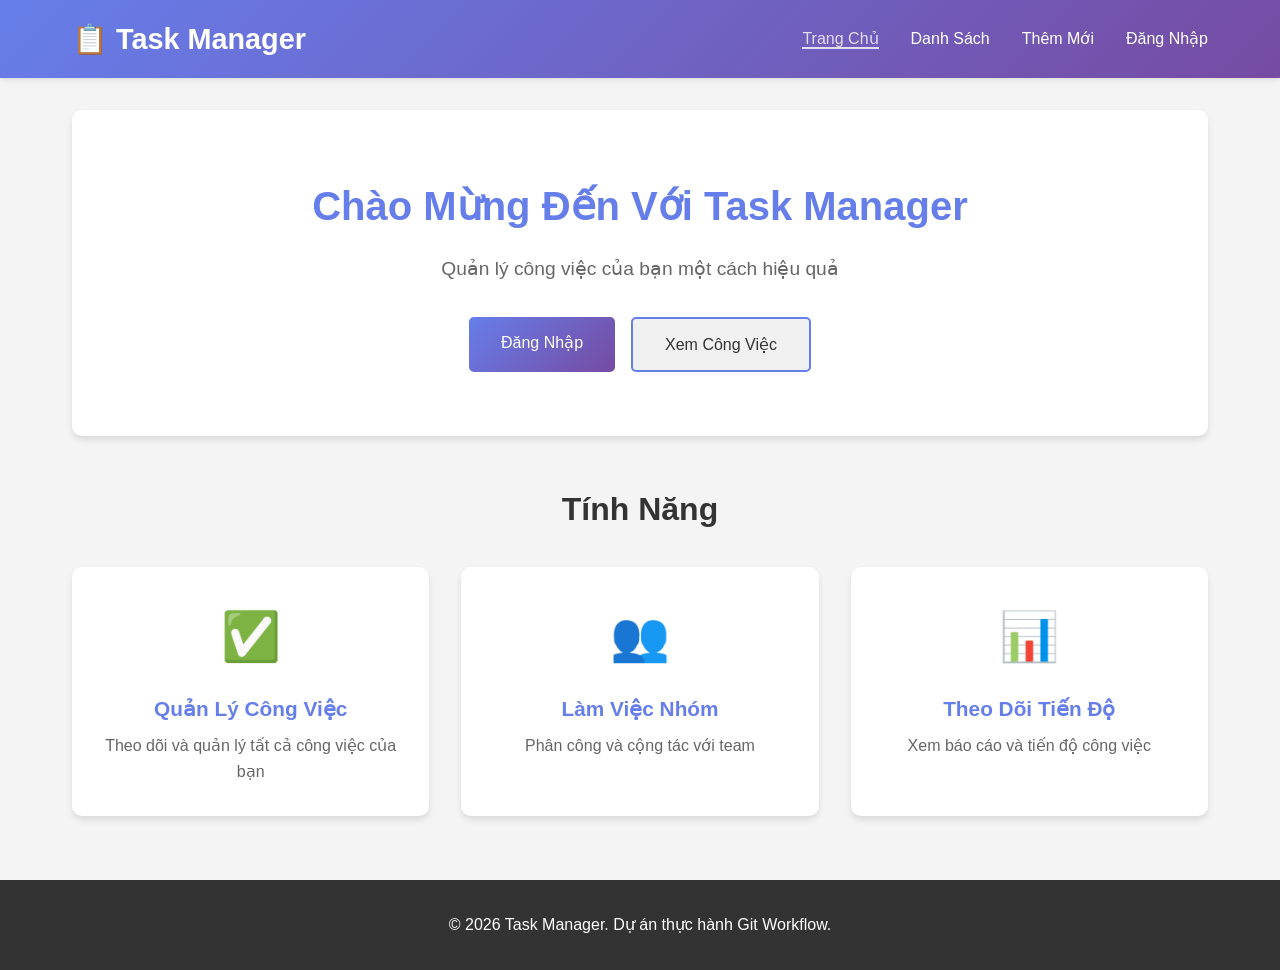
<file: index.html>
<!DOCTYPE html>
<html lang="vi">
<head>
    <meta charset="UTF-8">
    <meta name="viewport" content="width=device-width, initial-scale=1.0">
    <title>Task Manager - Trang Chủ</title>
    <link rel="stylesheet" href="src/css/style.css">
</head>
<body>
    <header>
        <nav>
            <div class="logo">
                <h1>📋 Task Manager</h1>
            </div>
            <ul class="nav-links">
                <li><a href="index.html" class="active">Trang Chủ</a></li>
                <li><a href="src/pages/task-list.html">Danh Sách</a></li>
                <li><a href="src/pages/add-task.html">Thêm Mới</a></li>
                <li><a href="src/pages/login.html">Đăng Nhập</a></li>
            </ul>
        </nav>
    </header>

    <main>
        <section class="hero">
            <h2>Chào Mừng Đến Với Task Manager</h2>
            <p>Quản lý công việc của bạn một cách hiệu quả</p>
            <div class="cta-buttons">
                <a href="src/pages/login.html" class="btn btn-primary">Đăng Nhập</a>
                <a href="src/pages/task-list.html" class="btn btn-secondary">Xem Công Việc</a>
            </div>
        </section>

        <section class="features">
            <h3>Tính Năng</h3>
            <div class="feature-grid">
                <div class="feature-card">
                    <span class="icon">✅</span>
                    <h4>Quản Lý Công Việc</h4>
                    <p>Theo dõi và quản lý tất cả công việc của bạn</p>
                </div>
                <div class="feature-card">
                    <span class="icon">👥</span>
                    <h4>Làm Việc Nhóm</h4>
                    <p>Phân công và cộng tác với team</p>
                </div>
                <div class="feature-card">
                    <span class="icon">📊</span>
                    <h4>Theo Dõi Tiến Độ</h4>
                    <p>Xem báo cáo và tiến độ công việc</p>
                </div>
            </div>
        </section>
    </main>

    <footer>
        <p>&copy; 2026 Task Manager. Dự án thực hành Git Workflow.</p>
    </footer>

    <script src="src/js/main.js"></script>
</body>
</html>
</file>
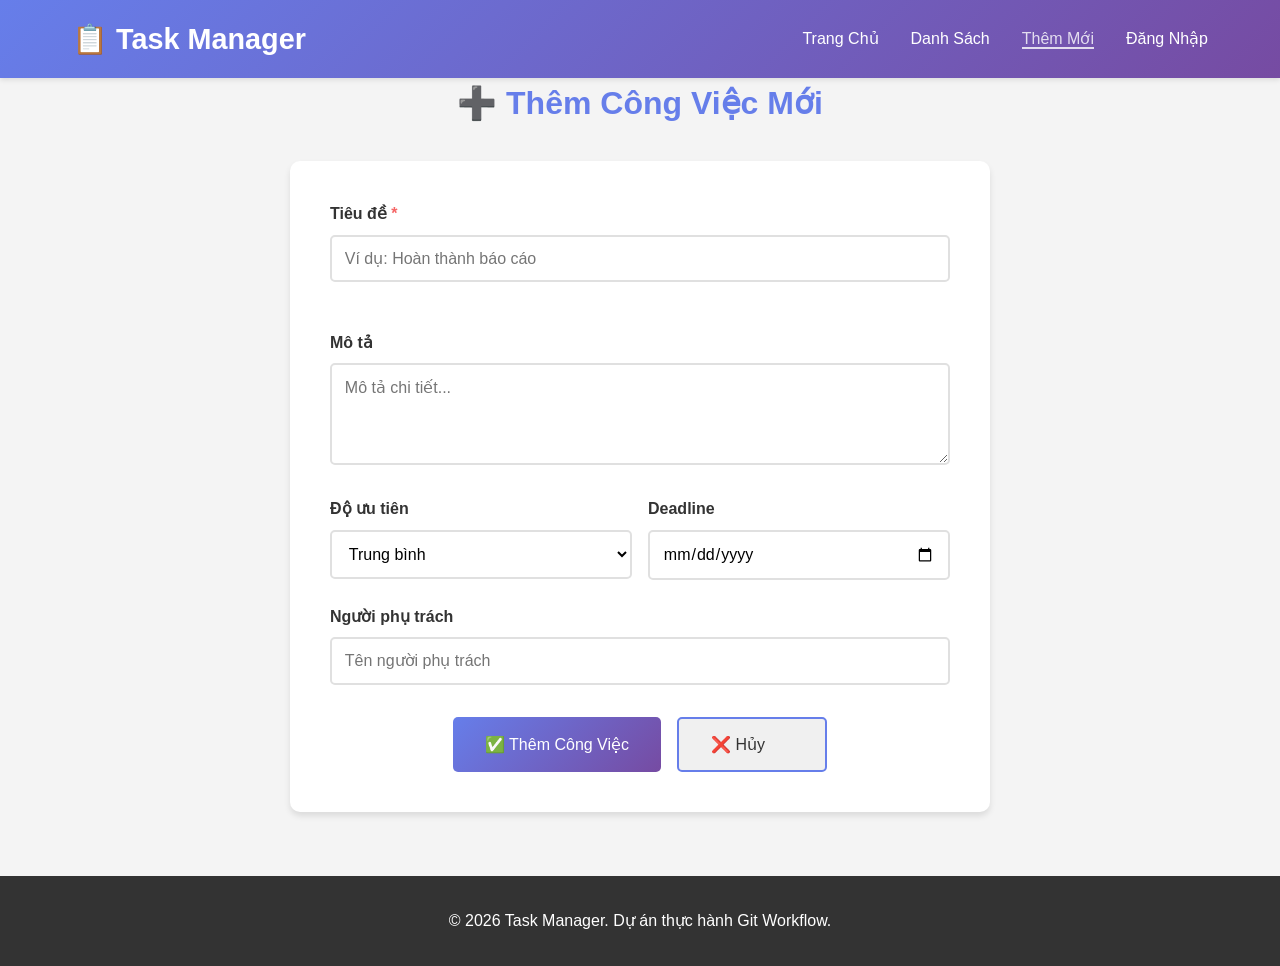
<file: src/pages/add-task.html>
<!DOCTYPE html>
<html lang="vi">

<head>
    <meta charset="UTF-8">
    <meta name="viewport" content="width=device-width, initial-scale=1.0">
    <title>Thêm Công Việc - Task Manager</title>
    <link rel="stylesheet" href="../css/style.css">
    <link rel="stylesheet" href="../css/add-task.css">
</head>

<body>
    <header>
        <nav>
            <div class="logo">
                <h1>📋 Task Manager</h1>
            </div>
            <ul class="nav-links">
                <li><a href="../../index.html">Trang Chủ</a></li>
                <li><a href="task-list.html">Danh Sách</a></li>
                <li><a href="add-task.html" class="active">Thêm Mới</a></li>
                <li><a href="login.html">Đăng Nhập</a></li>
            </ul>
        </nav>
    </header>

    <main class="container">
        <h2>➕ Thêm Công Việc Mới</h2>

        <form id="addTaskForm" class="task-form">
            <div class="form-group">
                <label for="title">Tiêu đề <span class="required">*</span></label>
                <input type="text" id="title" required placeholder="Ví dụ: Hoàn thành báo cáo">
                <span class="error" id="titleError"></span>
            </div>

            <div class="form-group">
                <label for="description">Mô tả</label>
                <textarea id="description" rows="4" placeholder="Mô tả chi tiết..."></textarea>
            </div>

            <div class="form-row">
                <div class="form-group">
                    <label for="priority">Độ ưu tiên</label>
                    <select id="priority">
                        <option value="low">Thấp</option>
                        <option value="medium" selected>Trung bình</option>
                        <option value="high">Cao</option>
                    </select>
                </div>

                <div class="form-group">
                    <label for="deadline">Deadline</label>
                    <input type="date" id="deadline">
                </div>
            </div>

            <div class="form-group">
                <label for="assignee">Người phụ trách</label>
                <input type="text" id="assignee" placeholder="Tên người phụ trách">
            </div>

            <div class="form-actions">
                <button type="submit" class="btn btn-primary">✅ Thêm Công Việc</button>
                <a href="task-list.html" class="btn btn-secondary">❌ Hủy</a>
            </div>
        </form>
    </main>

    <div id="successModal" class="modal">
        <div class="modal-content">
            <div class="success-icon">✅</div>
            <h3>Thành công!</h3>
            <p>Công việc đã được thêm</p>
            <button class="btn btn-primary" onclick="window.location.href='task-list.html'">Xem danh sách</button>
        </div>
    </div>

    <footer>
        <p>&copy; 2026 Task Manager. Dự án thực hành Git Workflow.</p>
    </footer>

    <script src="../js/main.js"></script>
    <script src="../js/add-task.js"></script>
</body>

</html>
</file>
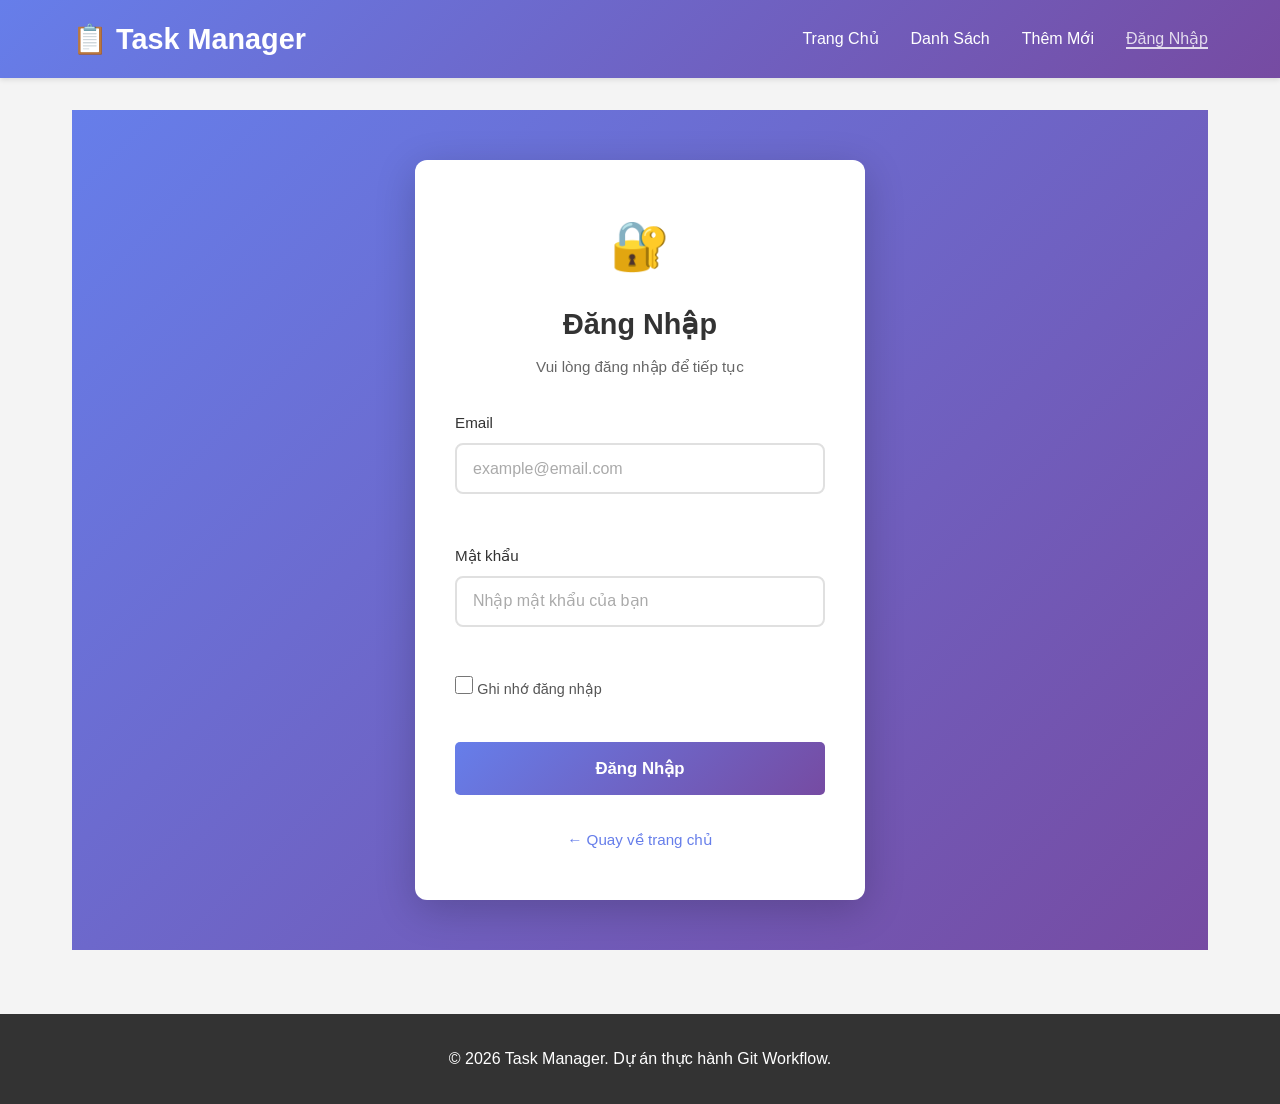
<file: src/pages/login.html>
<!DOCTYPE html>
<html lang="vi">
<head>
    <meta charset="UTF-8">
    <meta name="viewport" content="width=device-width, initial-scale=1.0">
    <title>Đăng Nhập - Task Manager</title>
    <link rel="stylesheet" href="../css/style.css">
    <link rel="stylesheet" href="../css/login.css">
</head>
<body>
    <header>
        <nav>
            <div class="logo">
                <h1>📋 Task Manager</h1>
            </div>
            <ul class="nav-links">
                <li><a href="../../index.html">Trang Chủ</a></li>
                <li><a href="task-list.html">Danh Sách</a></li>
                <li><a href="add-task.html">Thêm Mới</a></li>
                <li><a href="login.html" class="active">Đăng Nhập</a></li>
            </ul>
        </nav>
    </header>

    <main>
        <section class="login-container">
            <div class="login-box">
                <div class="login-header">
                    <span class="login-icon">🔐</span>
                    <h2>Đăng Nhập</h2>
                    <p>Vui lòng đăng nhập để tiếp tục</p>
                </div>
                
                <form id="loginForm" class="login-form">
                    <div class="form-group">
                        <label for="email">Email</label>
                        <input 
                            type="email" 
                            id="email" 
                            name="email"
                            placeholder="example@email.com" 
                            required
                        >
                        <span class="error-message" id="emailError"></span>
                    </div>

                    <div class="form-group">
                        <label for="password">Mật khẩu</label>
                        <input 
                            type="password" 
                            id="password" 
                            name="password"
                            placeholder="Nhập mật khẩu của bạn" 
                            required
                        >
                        <span class="error-message" id="passwordError"></span>
                    </div>

                    <div class="form-group">
                        <label class="checkbox-label">
                            <input type="checkbox" id="rememberMe">
                            <span>Ghi nhớ đăng nhập</span>
                        </label>
                    </div>

                    <button type="submit" class="btn btn-primary btn-login">
                        Đăng Nhập
                    </button>
                </form>

                <div class="login-footer">
                    <p><a href="../../index.html" class="back-link">← Quay về trang chủ</a></p>
                </div>
            </div>
        </section>
    </main>

    <footer>
        <p>&copy; 2026 Task Manager. Dự án thực hành Git Workflow.</p>
    </footer>

    <script src="../js/main.js"></script>
    <script src="../js/login.js"></script>
</body>
</html>
</file>
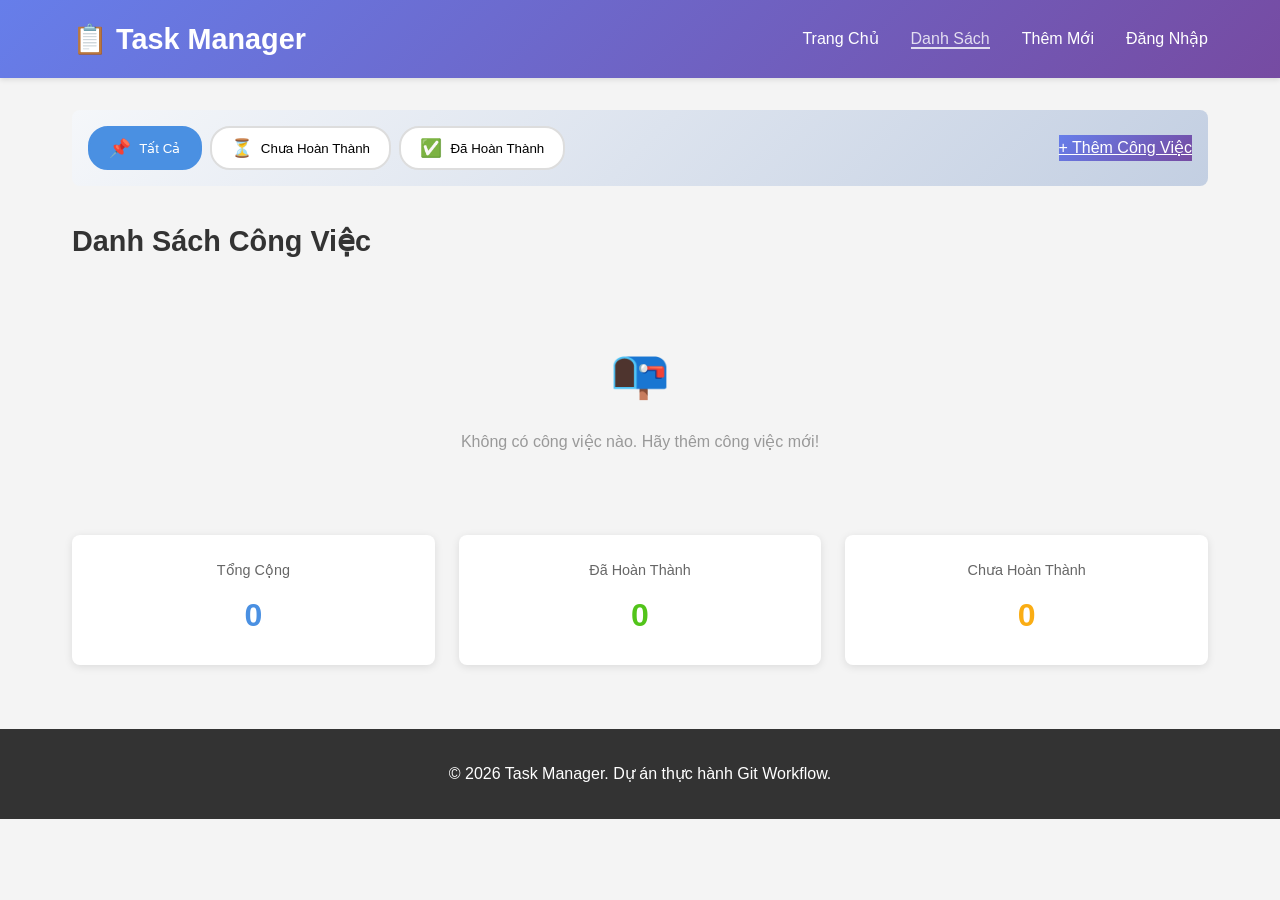
<file: src/pages/task-list.html>
<!DOCTYPE html>
<html lang="vi">
<head>
    <meta charset="UTF-8">
    <meta name="viewport" content="width=device-width, initial-scale=1.0">
    <title>Danh Sách Công Việc - Task Manager</title>
    <link rel="stylesheet" href="../css/style.css">
    <link rel="stylesheet" href="../css/task-list.css">
</head>
<body>
    <header>
        <nav>
            <div class="logo">
                <h1>📋 Task Manager</h1>
            </div>
            <ul class="nav-links">
                <li><a href="../../index.html">Trang Chủ</a></li>
                <li><a href="task-list.html" class="active">Danh Sách</a></li>
                <li><a href="add-task.html">Thêm Mới</a></li>
                <li><a href="login.html">Đăng Nhập</a></li>
            </ul>
        </nav>
    </header>

    <main class="main-content">
        <!-- Filters Section -->
        <section class="filters-section">
            <div class="filter-buttons">
                <button class="filter-btn active" data-filter="all">
                    <span class="filter-icon">📌</span> Tất Cả
                </button>
                <button class="filter-btn" data-filter="pending">
                    <span class="filter-icon">⏳</span> Chưa Hoàn Thành
                </button>
                <button class="filter-btn" data-filter="completed">
                    <span class="filter-icon">✅</span> Đã Hoàn Thành
                </button>
            </div>
            <a href="add-task.html" class="btn-primary">+ Thêm Công Việc</a>
        </section>

        <!-- Task List Container -->
        <section class="task-list-container">
            <h2>Danh Sách Công Việc</h2>
            <div id="taskList" class="task-list">
                <div class="empty-state">
                    <p class="empty-icon">📭</p>
                    <p class="empty-text">Không có công việc nào. Hãy thêm công việc mới!</p>
                </div>
            </div>
        </section>

        <!-- Stats Section -->
        <section class="stats-section">
            <div class="stat-card">
                <span class="stat-label">Tổng Cộng</span>
                <span class="stat-value" id="totalTasks">0</span>
            </div>
            <div class="stat-card">
                <span class="stat-label">Đã Hoàn Thành</span>
                <span class="stat-value completed" id="completedTasks">0</span>
            </div>
            <div class="stat-card">
                <span class="stat-label">Chưa Hoàn Thành</span>
                <span class="stat-value pending" id="pendingTasks">0</span>
            </div>
        </section>
    </main>

    <footer>
        <p>&copy; 2026 Task Manager. Dự án thực hành Git Workflow.</p>
    </footer>

    <script src="../js/main.js"></script>
    <script src="../js/task-list.js"></script>
</body>
</html>
</file>
<file: src/css/style.css>
/* ===================================
   COMMON STYLES - Team Lead sẽ tích hợp
   =================================== */

* {
    margin: 0;
    padding: 0;
    box-sizing: border-box;
}

body {
    font-family: 'Segoe UI', Tahoma, Geneva, Verdana, sans-serif;
    line-height: 1.6;
    color: #333;
    background-color: #f4f4f4;
}

/* Header & Navigation */
header {
    background: linear-gradient(135deg, #667eea 0%, #764ba2 100%);
    color: white;
    padding: 1rem 0;
    box-shadow: 0 2px 5px rgba(0,0,0,0.1);
}

nav {
    display: flex;
    justify-content: space-between;
    align-items: center;
    max-width: 1200px;
    margin: 0 auto;
    padding: 0 2rem;
}

.logo h1 {
    font-size: 1.8rem;
}

.nav-links {
    display: flex;
    list-style: none;
    gap: 2rem;
}

.nav-links a {
    color: white;
    text-decoration: none;
    font-weight: 500;
    transition: opacity 0.3s;
}

.nav-links a:hover,
.nav-links a.active {
    opacity: 0.8;
    border-bottom: 2px solid white;
}

/* Main Content */
main {
    max-width: 1200px;
    margin: 2rem auto;
    padding: 0 2rem;
}

/* Hero Section */
.hero {
    text-align: center;
    padding: 4rem 2rem;
    background: white;
    border-radius: 10px;
    box-shadow: 0 4px 6px rgba(0,0,0,0.1);
    margin-bottom: 2rem;
}

.hero h2 {
    font-size: 2.5rem;
    margin-bottom: 1rem;
    color: #667eea;
}

.hero p {
    font-size: 1.2rem;
    color: #666;
    margin-bottom: 2rem;
}

.cta-buttons {
    display: flex;
    gap: 1rem;
    justify-content: center;
}

/* Buttons */
.btn {
    padding: 0.8rem 2rem;
    border: none;
    border-radius: 5px;
    font-size: 1rem;
    cursor: pointer;
    text-decoration: none;
    display: inline-block;
    transition: transform 0.2s, box-shadow 0.2s;
}

.btn:hover {
    transform: translateY(-2px);
    box-shadow: 0 4px 8px rgba(0,0,0,0.2);
}

.btn-primary {
    background: linear-gradient(135deg, #667eea 0%, #764ba2 100%);
    color: white;
}

.btn-secondary {
    background: #f0f0f0;
    color: #333;
    border: 2px solid #667eea;
}

/* Features Section */
.features {
    margin-top: 3rem;
}

.features h3 {
    text-align: center;
    font-size: 2rem;
    margin-bottom: 2rem;
    color: #333;
}

.feature-grid {
    display: grid;
    grid-template-columns: repeat(auto-fit, minmax(250px, 1fr));
    gap: 2rem;
}

.feature-card {
    background: white;
    padding: 2rem;
    border-radius: 10px;
    text-align: center;
    box-shadow: 0 4px 6px rgba(0,0,0,0.1);
    transition: transform 0.3s;
}

.feature-card:hover {
    transform: translateY(-5px);
}

.feature-card .icon {
    font-size: 3rem;
    display: block;
    margin-bottom: 1rem;
}

.feature-card h4 {
    font-size: 1.3rem;
    margin-bottom: 0.5rem;
    color: #667eea;
}

.feature-card p {
    color: #666;
}

/* Footer */
footer {
    background: #333;
    color: white;
    text-align: center;
    padding: 2rem 0;
    margin-top: 4rem;
}

/* Utility Classes */
.container {
    max-width: 1200px;
    margin: 0 auto;
    padding: 0 2rem;
}

.text-center {
    text-align: center;
}

/* Responsive */
@media (max-width: 768px) {
    .nav-links {
        flex-direction: column;
        gap: 1rem;
    }

    .hero h2 {
        font-size: 2rem;
    }

    .cta-buttons {
        flex-direction: column;
    }

    .feature-grid {
        grid-template-columns: 1fr;
    }
}
</file>
<file: src/css/add-task.css>
/* ===================================
   ADD TASK PAGE STYLES
   Developer 3: Thêm CSS cho trang thêm task
   =================================== */

/* Main Container */
.container h2 {
    text-align: center;
    color: #667eea;
    margin-bottom: 2rem;
    font-size: 2rem;
}

/* Task Form */
.task-form {
    background: white;
    padding: 2.5rem;
    border-radius: 10px;
    box-shadow: 0 4px 6px rgba(0,0,0,0.1);
    max-width: 700px;
    margin: 0 auto;
}

/* Form Groups */
.form-group {
    margin-bottom: 1.5rem;
}

.form-group label {
    display: block;
    margin-bottom: 0.5rem;
    font-weight: 600;
    color: #333;
}

.required {
    color: #f56565;
}

/* Input Fields */
.form-group input[type="text"],
.form-group input[type="date"],
.form-group textarea,
.form-group select {
    width: 100%;
    padding: 0.8rem;
    border: 2px solid #e0e0e0;
    border-radius: 5px;
    font-size: 1rem;
    font-family: inherit;
    transition: border-color 0.3s, box-shadow 0.3s;
}

.form-group input:focus,
.form-group textarea:focus,
.form-group select:focus {
    outline: none;
    border-color: #667eea;
    box-shadow: 0 0 0 3px rgba(102, 126, 234, 0.1);
}

/* Textarea */
.form-group textarea {
    resize: vertical;
    min-height: 100px;
}

/* Select Dropdown */
.form-group select {
    cursor: pointer;
    background-color: white;
}

/* Form Row (for side-by-side fields) */
.form-row {
    display: grid;
    grid-template-columns: 1fr 1fr;
    gap: 1rem;
}

/* Error Messages */
.error {
    display: block;
    color: #f56565;
    font-size: 0.875rem;
    margin-top: 0.25rem;
    min-height: 1.2rem;
}

/* Form Actions */
.form-actions {
    display: flex;
    gap: 1rem;
    margin-top: 2rem;
    justify-content: center;
}

.form-actions .btn {
    min-width: 150px;
}

/* Success Modal */
.modal {
    display: none;
    position: fixed;
    top: 0;
    left: 0;
    width: 100%;
    height: 100%;
    background: rgba(0, 0, 0, 0.5);
    z-index: 1000;
    animation: fadeIn 0.3s ease;
}

.modal-content {
    position: absolute;
    top: 50%;
    left: 50%;
    transform: translate(-50%, -50%);
    background: white;
    padding: 3rem;
    border-radius: 15px;
    text-align: center;
    box-shadow: 0 10px 40px rgba(0,0,0,0.3);
    animation: slideDown 0.3s ease;
    min-width: 300px;
}

.success-icon {
    font-size: 4rem;
    margin-bottom: 1rem;
    animation: bounce 0.5s ease;
}

.modal-content h3 {
    color: #48bb78;
    margin-bottom: 0.5rem;
    font-size: 1.8rem;
}

.modal-content p {
    color: #666;
    margin-bottom: 1.5rem;
}

/* Animations */
@keyframes fadeIn {
    from { opacity: 0; }
    to { opacity: 1; }
}

@keyframes slideDown {
    from {
        opacity: 0;
        transform: translate(-50%, -60%);
    }
    to {
        opacity: 1;
        transform: translate(-50%, -50%);
    }
}

@keyframes bounce {
    0%, 100% { transform: scale(1); }
    50% { transform: scale(1.2); }
}

/* Responsive Design */
@media (max-width: 768px) {
    .task-form {
        padding: 1.5rem;
    }

    .form-row {
        grid-template-columns: 1fr;
    }

    .form-actions {
        flex-direction: column;
    }

    .form-actions .btn {
        width: 100%;
    }

    .modal-content {
        width: 90%;
        padding: 2rem;
    }

    .container h2 {
        font-size: 1.5rem;
    }
}

@media (max-width: 480px) {
    .task-form {
        padding: 1rem;
    }

    .success-icon {
        font-size: 3rem;
    }

    .modal-content h3 {
        font-size: 1.5rem;
    }
}
</file>
<file: src/css/login.css>
/* ===================================
   LOGIN PAGE STYLES
   Developer 1: CSS cho trang đăng nhập
   =================================== */

/* Login Container */
.login-container {
    min-height: calc(100vh - 60px);
    display: flex;
    justify-content: center;
    align-items: center;
    padding: 2rem 1rem;
    background: linear-gradient(135deg, #667eea 0%, #764ba2 100%);
}

/* Login Box */
.login-box {
    background: white;
    padding: 3rem 2.5rem;
    border-radius: 12px;
    box-shadow: 0 10px 40px rgba(0, 0, 0, 0.2);
    width: 100%;
    max-width: 450px;
    animation: fadeInUp 0.5s ease;
}

@keyframes fadeInUp {
    from {
        opacity: 0;
        transform: translateY(30px);
    }
    to {
        opacity: 1;
        transform: translateY(0);
    }
}

/* Login Header */
.login-header {
    text-align: center;
    margin-bottom: 2rem;
}

.login-icon {
    font-size: 3rem;
    display: block;
    margin-bottom: 1rem;
}

.login-header h2 {
    color: #333;
    margin-bottom: 0.5rem;
    font-size: 1.8rem;
}

.login-header p {
    color: #666;
    font-size: 0.95rem;
}

/* Form Styles */
.login-form .form-group {
    margin-bottom: 1.5rem;
}

.login-form label {
    display: block;
    margin-bottom: 0.5rem;
    font-weight: 500;
    color: #333;
    font-size: 0.95rem;
}

.login-form input[type="email"],
.login-form input[type="password"] {
    width: 100%;
    padding: 0.9rem 1rem;
    border: 2px solid #e0e0e0;
    border-radius: 8px;
    font-size: 1rem;
    transition: all 0.3s ease;
    box-sizing: border-box;
}

.login-form input[type="email"]:focus,
.login-form input[type="password"]:focus {
    outline: none;
    border-color: #667eea;
    box-shadow: 0 0 0 3px rgba(102, 126, 234, 0.1);
}

.login-form input[type="email"]::placeholder,
.login-form input[type="password"]::placeholder {
    color: #aaa;
}

/* Checkbox */
.checkbox-label {
    display: flex;
    align-items: center;
    gap: 0.5rem;
    cursor: pointer;
    font-weight: normal;
}

.checkbox-label input[type="checkbox"] {
    width: 18px;
    height: 18px;
    cursor: pointer;
}

.checkbox-label span {
    font-size: 0.9rem;
    color: #555;
}

/* Error Messages */
.error-message {
    display: block;
    color: #f56565;
    font-size: 0.85rem;
    margin-top: 0.4rem;
    min-height: 1.2rem;
}

/* Login Button */
.btn-login {
    width: 100%;
    padding: 1rem;
    font-size: 1.05rem;
    font-weight: 600;
    margin-top: 1rem;
    border: none;
    cursor: pointer;
    transition: all 0.3s ease;
}

.btn-login:hover {
    transform: translateY(-2px);
    box-shadow: 0 5px 15px rgba(102, 126, 234, 0.4);
}

/* Login Footer */
.login-footer {
    margin-top: 2rem;
    text-align: center;
}

.back-link {
    color: #667eea;
    text-decoration: none;
    font-size: 0.95rem;
    transition: color 0.3s;
}

.back-link:hover {
    color: #764ba2;
    text-decoration: underline;
}

/* Responsive Design */
@media (max-width: 768px) {
    .login-container {
        padding: 1rem;
    }

    .login-box {
        padding: 2rem 1.5rem;
    }

    .login-header h2 {
        font-size: 1.5rem;
    }

    .login-icon {
        font-size: 2.5rem;
    }
}

@media (max-width: 480px) {
    .login-box {
        padding: 1.5rem 1rem;
    }

    .login-form input[type="email"],
    .login-form input[type="password"] {
        padding: 0.8rem;
        font-size: 0.95rem;
    }
}
</file>
<file: src/css/task-list.css>
/* ===================================
   TASK LIST PAGE STYLES
   Developer 2: Style cho trang danh sách
   =================================== */

/* Filters Section */
.filters-section {
    display: flex;
    justify-content: space-between;
    align-items: center;
    margin-bottom: 2rem;
    gap: 1rem;
    flex-wrap: wrap;
    padding: 1rem;
    background: linear-gradient(135deg, #f5f7fa 0%, #c3cfe2 100%);
    border-radius: 8px;
}

.filter-buttons {
    display: flex;
    gap: 0.5rem;
    flex-wrap: wrap;
}

.filter-btn {
    padding: 0.6rem 1.2rem;
    border: 2px solid #ddd;
    background: white;
    cursor: pointer;
    border-radius: 20px;
    transition: all 0.3s ease;
    font-weight: 500;
    display: flex;
    align-items: center;
    gap: 0.5rem;
}

.filter-btn:hover {
    border-color: #4a90e2;
    color: #4a90e2;
    transform: translateY(-2px);
}

.filter-btn.active {
    background: #4a90e2;
    color: white;
    border-color: #4a90e2;
}

.filter-icon {
    font-size: 1.1rem;
}

/* Task List Container */
.task-list-container {
    margin-bottom: 2rem;
}

.task-list-container h2 {
    color: #333;
    margin-bottom: 1.5rem;
    font-size: 1.8rem;
}

.task-list {
    display: flex;
    flex-direction: column;
    gap: 1rem;
}

/* Task Item */
.task-item {
    background: white;
    border-left: 4px solid #4a90e2;
    padding: 1.5rem;
    border-radius: 8px;
    box-shadow: 0 2px 8px rgba(0, 0, 0, 0.1);
    transition: all 0.3s ease;
    display: flex;
    align-items: center;
    gap: 1rem;
}

.task-item:hover {
    box-shadow: 0 4px 12px rgba(0, 0, 0, 0.15);
    transform: translateX(5px);
}

.task-item.completed {
    border-left-color: #52c41a;
    background: #f6ffed;
}

.task-item.completed .task-content h3 {
    text-decoration: line-through;
    color: #999;
}

/* Task Checkbox */
.task-checkbox {
    width: 24px;
    height: 24px;
    cursor: pointer;
    accent-color: #4a90e2;
    flex-shrink: 0;
}

.task-item.completed .task-checkbox {
    accent-color: #52c41a;
}

/* Task Content */
.task-content {
    flex: 1;
}

.task-content h3 {
    margin: 0 0 0.5rem 0;
    color: #333;
    font-size: 1.1rem;
}

.task-content p {
    margin: 0;
    color: #666;
    font-size: 0.9rem;
    line-height: 1.5;
}

.task-date {
    display: block;
    margin-top: 0.5rem;
    color: #999;
    font-size: 0.8rem;
}

/* Task Actions */
.task-actions {
    display: flex;
    gap: 0.5rem;
    flex-shrink: 0;
}

.btn-action {
    padding: 0.5rem 1rem;
    border: none;
    cursor: pointer;
    border-radius: 4px;
    transition: all 0.3s ease;
    font-size: 0.9rem;
}

.btn-complete {
    background: #52c41a;
    color: white;
}

.btn-complete:hover {
    background: #45a517;
    transform: scale(1.05);
}

.btn-delete {
    background: #ff4d4f;
    color: white;
}

.btn-delete:hover {
    background: #d9363e;
    transform: scale(1.05);
}

/* Empty State */
.empty-state {
    text-align: center;
    padding: 3rem;
    color: #999;
}

.empty-icon {
    font-size: 3rem;
    margin: 0 0 1rem 0;
    display: block;
}

.empty-text {
    margin: 0;
    font-size: 1rem;
    color: #999;
}

/* Stats Section */
.stats-section {
    display: grid;
    grid-template-columns: repeat(auto-fit, minmax(150px, 1fr));
    gap: 1.5rem;
    margin-top: 2rem;
}

.stat-card {
    background: white;
    padding: 1.5rem;
    border-radius: 8px;
    box-shadow: 0 2px 8px rgba(0, 0, 0, 0.1);
    text-align: center;
    transition: all 0.3s ease;
}

.stat-card:hover {
    box-shadow: 0 4px 12px rgba(0, 0, 0, 0.15);
    transform: translateY(-5px);
}

.stat-label {
    display: block;
    color: #666;
    font-size: 0.9rem;
    margin-bottom: 0.5rem;
}

.stat-value {
    display: block;
    font-size: 2rem;
    font-weight: bold;
    color: #4a90e2;
}

.stat-value.completed {
    color: #52c41a;
}

.stat-value.pending {
    color: #faad14;
}

/* Responsive Design */
@media (max-width: 768px) {
    .filters-section {
        flex-direction: column;
        align-items: stretch;
    }

    .filter-buttons {
        width: 100%;
    }

    .task-item {
        flex-direction: column;
        align-items: flex-start;
    }

    .task-actions {
        width: 100%;
        justify-content: flex-start;
    }

    .stats-section {
        grid-template-columns: 1fr;
    }
}
</file>
